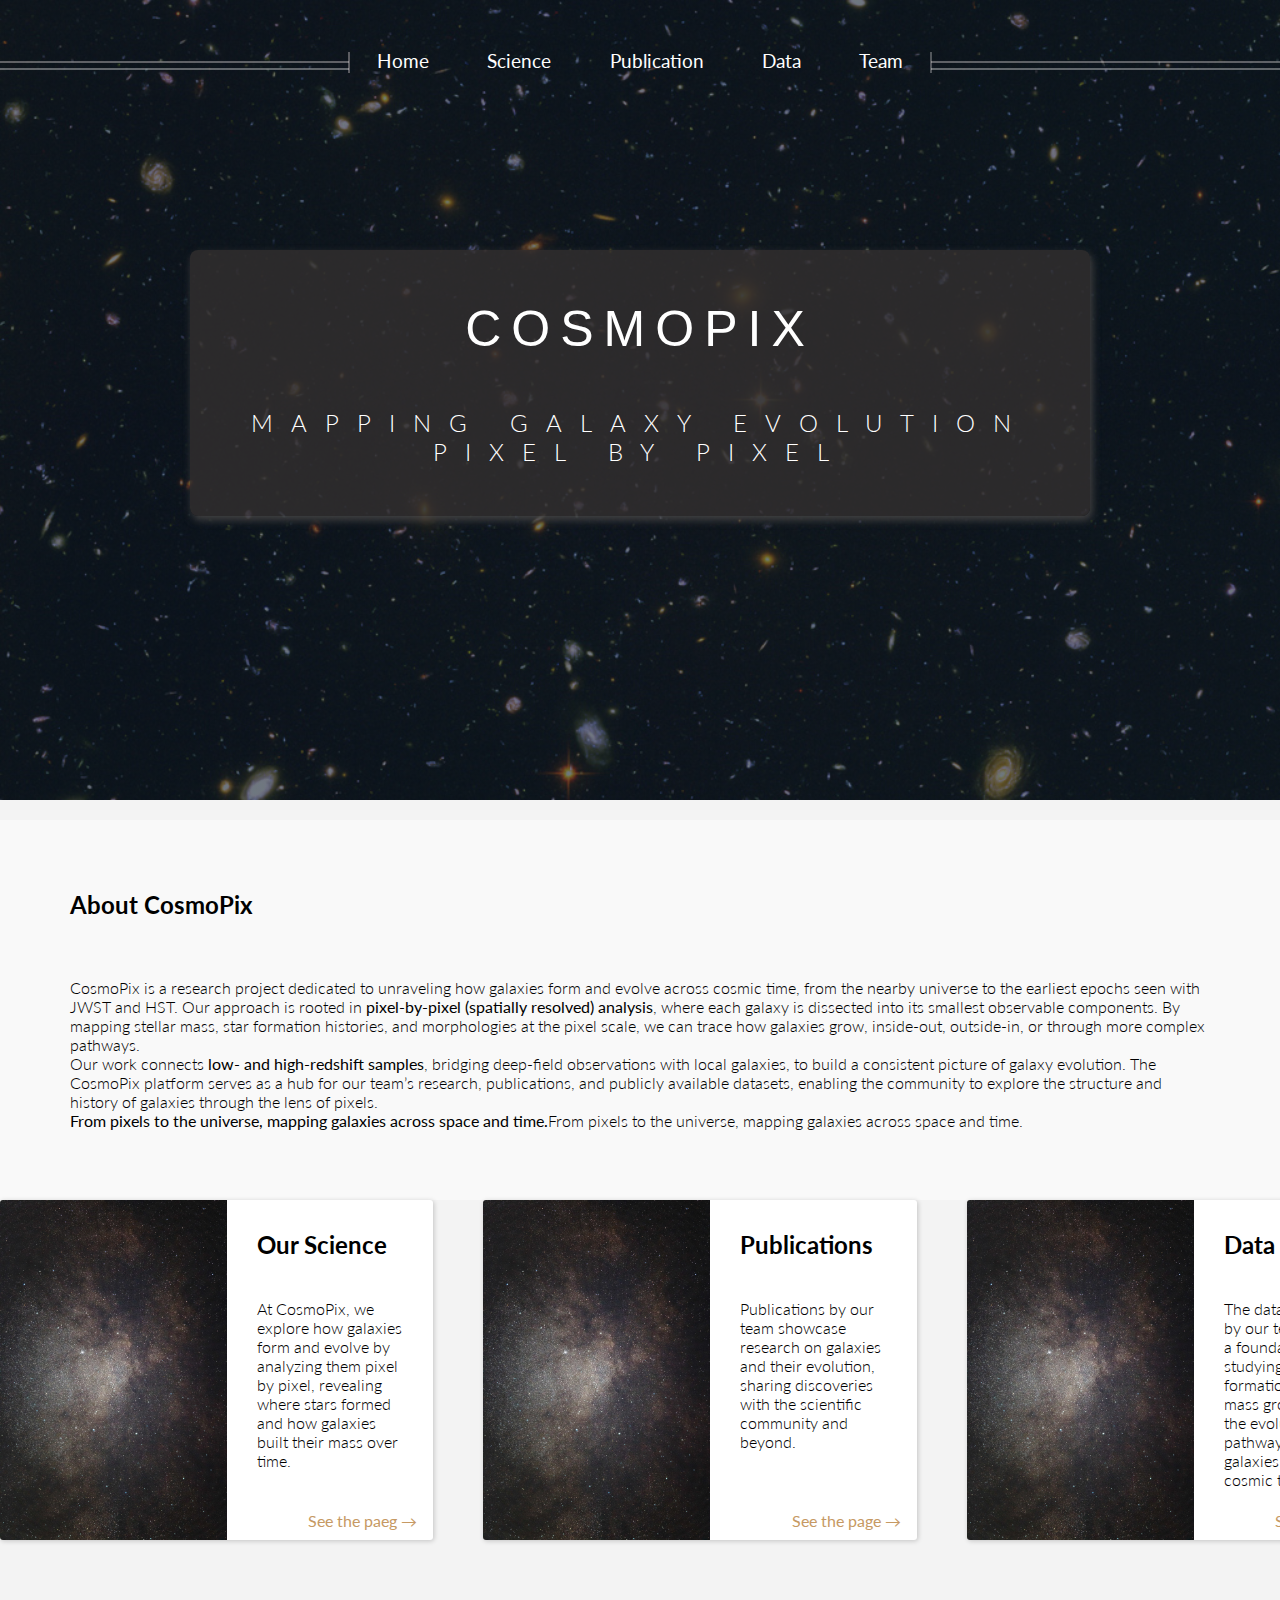
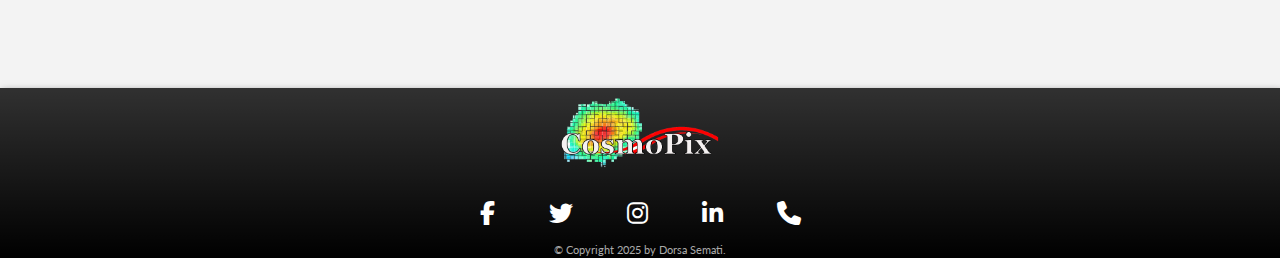
<file: index.html>
<!DOCTYPE html>
<html lang="en">
  <head>
    <meta charset="UTF-8" />
    <meta name="viewport" content="width=device-width, initial-scale=1.0" />
    <link
      href="https://fonts.googleapis.com/css?family=Lato:100,300,400,700,900"
      rel="stylesheet"
    />
    <link
      rel="stylesheet"
      href="https://cdnjs.cloudflare.com/ajax/libs/font-awesome/6.5.0/css/all.min.css"
    />
    <link rel="shortcut icon" type="image/png" href="images/main-logo.png" />

    <link rel="stylesheet" href="styles.css" />
    <title>galaxy</title></head
  >ّ
  <body>
    <div class="wrapper">

<!-- hero -->
      <section id="hero">

        <!-- header -->
        <header class="header">
          <nav id="nav">
            <ul>
              <li><a href="index.html">Home</a></li>
              <li><a href="science.html">Science</a></li>
              <li><a href="publication.html">Publication</a></li>
              <li><a href="data.html">Data</a></li>
              <li><a href="team.html">Team</a></li>
            </ul>
          </nav>
        </header>


        <!-- header-content -->
        <div id="hero-content">
          <h1>CosmoPix</h1>
          <p>Mapping Galaxy Evolution Pixel by Pixel</p>
        </div>
      </section>

<!-- main -->
      <main>

        <!-- about-us -->
        <div class="about-us">

          <!-- title -->
          <h2>About CosmoPix</h2>

          <br>

          <!-- paragraph -->
          <p>
            CosmoPix is a research project dedicated to unraveling how galaxies form and evolve across cosmic time,
            from the nearby universe to the earliest epochs seen with JWST and HST. Our approach is rooted in 
            <span>pixel-by-pixel (spatially resolved) analysis</span>, where each galaxy is dissected into its smallest observable components.
            By mapping stellar mass, star formation histories, and morphologies at the pixel scale,
            we can trace how galaxies grow, inside-out, outside-in, or through more complex pathways.<br>
            Our work connects <span>low- and high-redshift samples</span>, bridging deep-field observations with local galaxies,
            to build a consistent picture of galaxy evolution. The CosmoPix platform serves as a hub for our team’s research,
            publications, and publicly available datasets, enabling the community to explore the structure and history of galaxies through the lens of pixels. <br>
            <span>From pixels to the universe, mapping galaxies across space and time.</span>From pixels to the universe, mapping galaxies across space and time.
          </p>

        </div>

        <div>
          <ul>

<!-- box-1 -->
          <li>

          <!-- img-of-box-1 -->
          <img src="/images/index-galaxy.jpg" alt="galaxy" />
              
          <div class="item-content">
            <div>
              <!-- title-of-box-1 -->
              <h2>Our Science</h2>

              <!-- paragraph-of-box-1 -->
              <p>
                At CosmoPix, we explore how galaxies form and evolve by analyzing them pixel by
                pixel, revealing where stars formed and how galaxies built their mass over time.
              </p>

            </div>

            <div class="actions">
              <a href="science.html">See the paeg &#x2192</a>
            </div>
          </div>
            </li>

<!-- box-2 -->
          <li>
          <!-- img-of-box-2 -->
          <img src="/images/index-galaxy.jpg" alt="galaxy" />

          <div class="item-content">
            <div>
              <!-- title-of-box-2 -->
              <h2>Publications</h2>

              <!-- paragraph-of-box-2 -->
              <p>
                Publications by our team showcase research on galaxies and their evolution, sharing
                discoveries with the scientific community and beyond.
              </p>
            </div>
            <div class="actions">
              <a href="publication.html">See the page &#x2192</a>
            </div>
          </div>
            </li>

<!-- box-3 -->          
            <li>
            <!-- img-of-box-3 -->ّ
          <img src="/images/index-galaxy.jpg" alt="galaxy" />

          <div class="item-content">
            <div>
              
              <!-- title-of-box-3 -->
              <h2>Data</h2>

               <!-- paragraph-of-box-3 -->
              <p>
                The data collected by our team serve as a foundation for studying galaxy formation,
                stellar mass growth, and the evolutionary pathways that shape galaxies across cosmic time.
              </p>

            </div>
            <div class="actions">
              <a href="data.html">See the page &#x2192</a>
            </div>
          </div>
            </li>
          </ul>
        </div>
      </main>

      <!-- footer -->
      <footer class="footer">
        <div class="logo">
          <img src="images/main-logo.png" alt="" />
        </div>

        <div class="social-icons">
          <a href="#"><i class="fab fa-facebook-f"></i></a>
          <a href="#"><i class="fab fa-twitter"></i></a>
          <a href="#"><i class="fab fa-instagram"></i></a>
          <a href="#"><i class="fab fa-linkedin-in"></i></a>
          <a href="tel:+989123456789"><i class="fas fa-phone"></i></a>
        </div>
        <div><p class="copyright">&copy; Copyright 2025 by Dorsa Semati.</p></div>
      </footer>
    </div>
  </body>
</html>
</file>
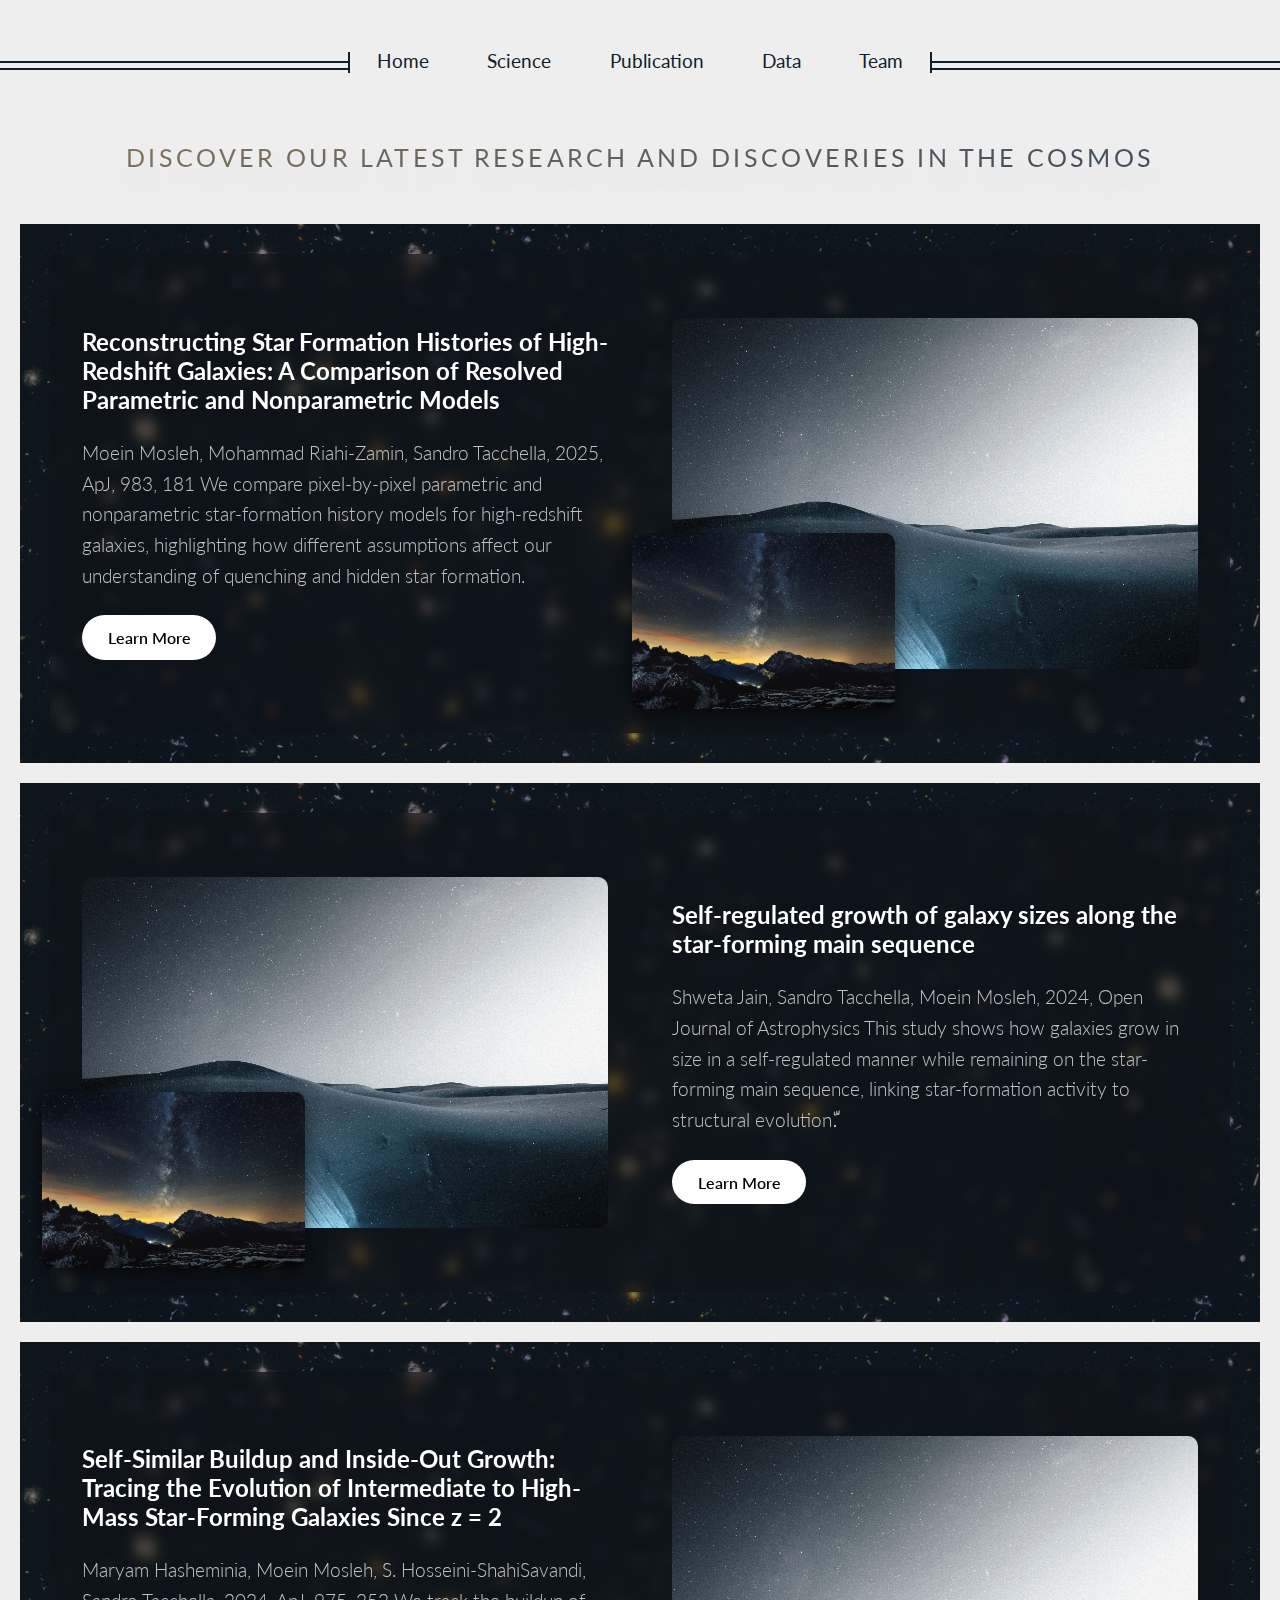
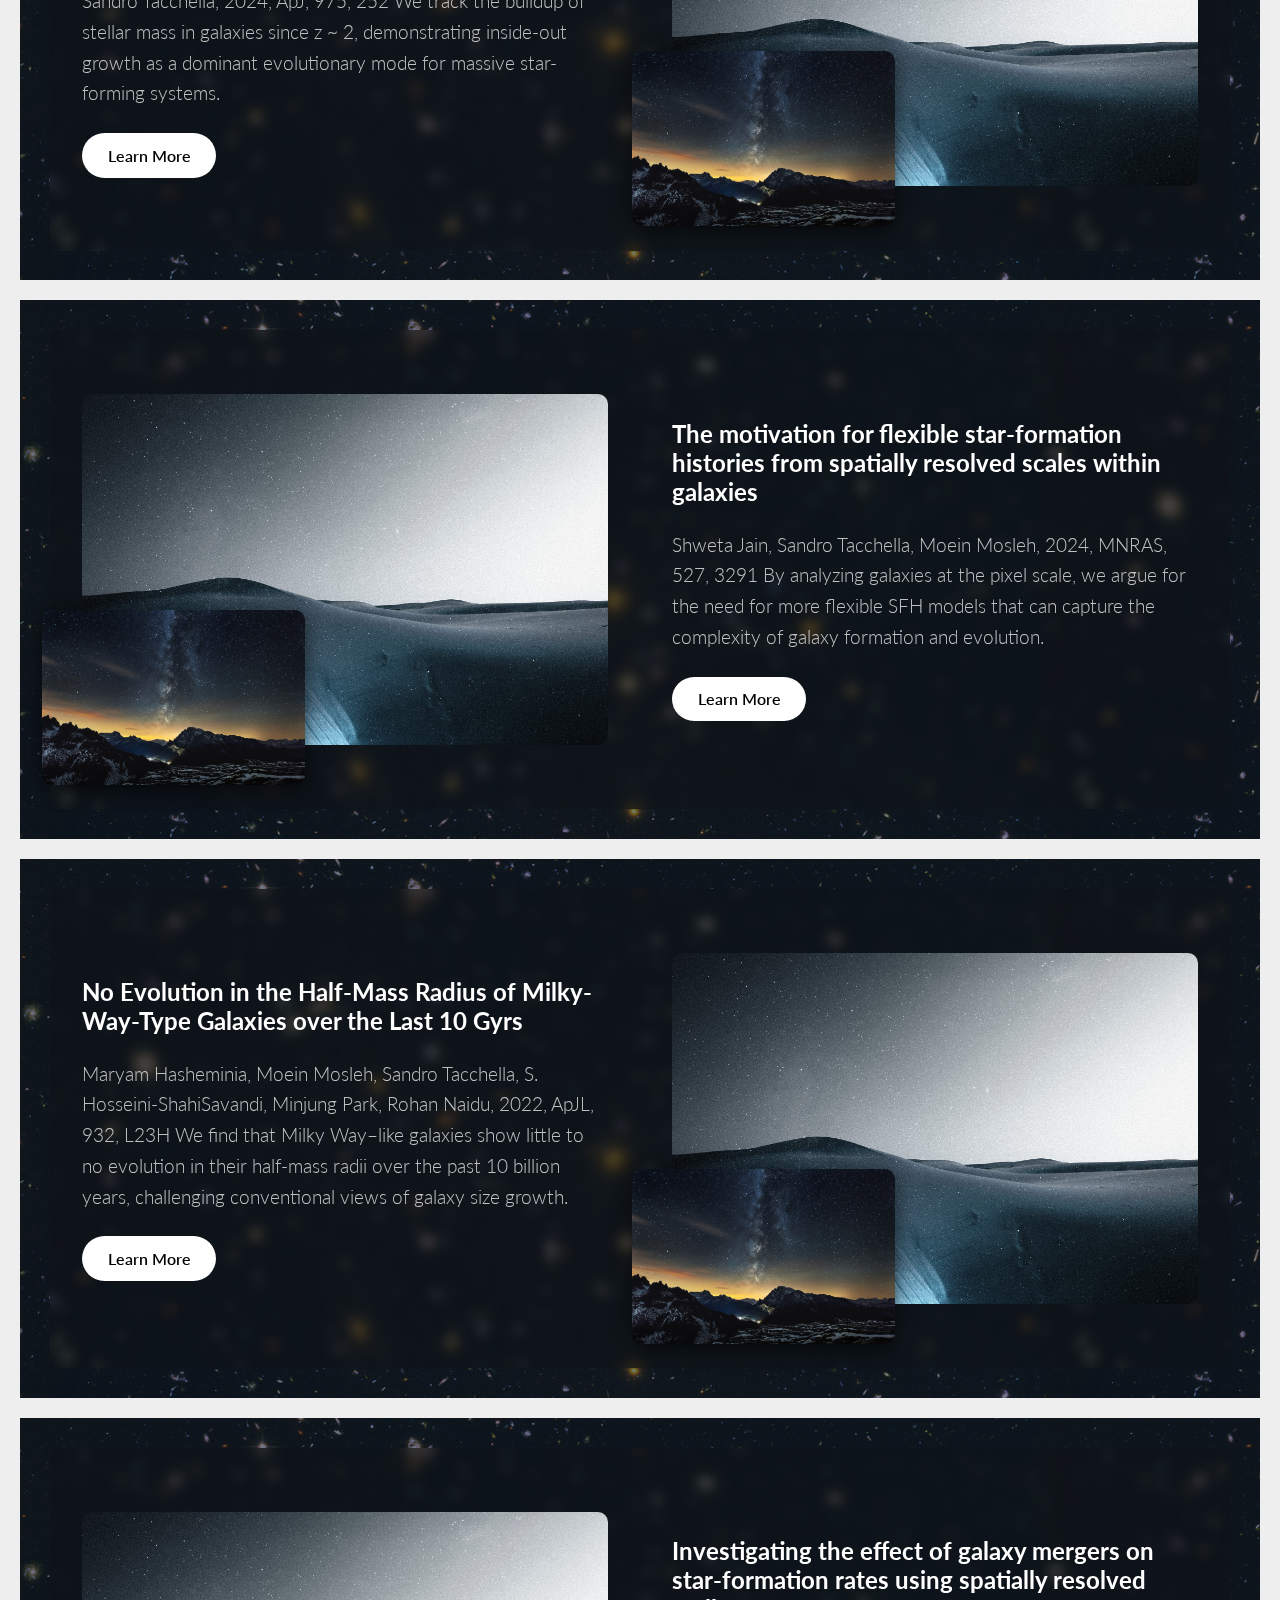
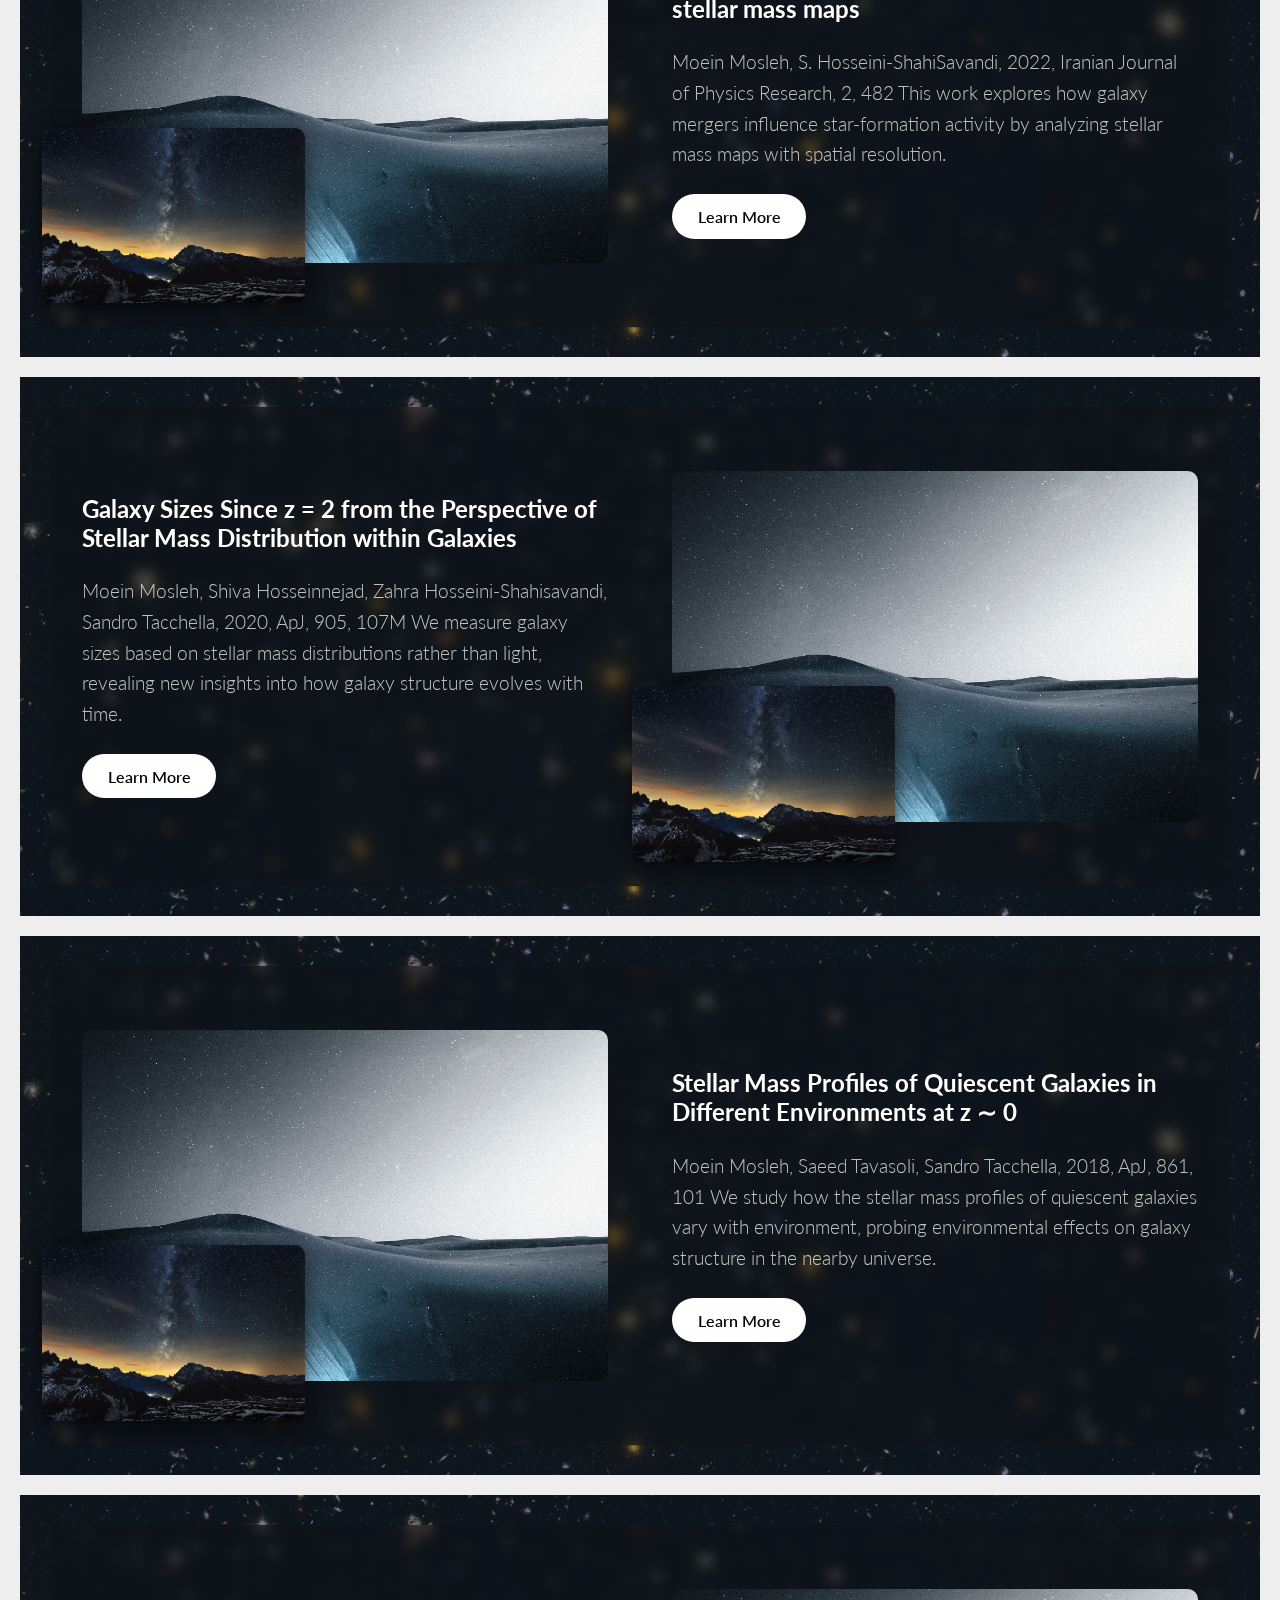
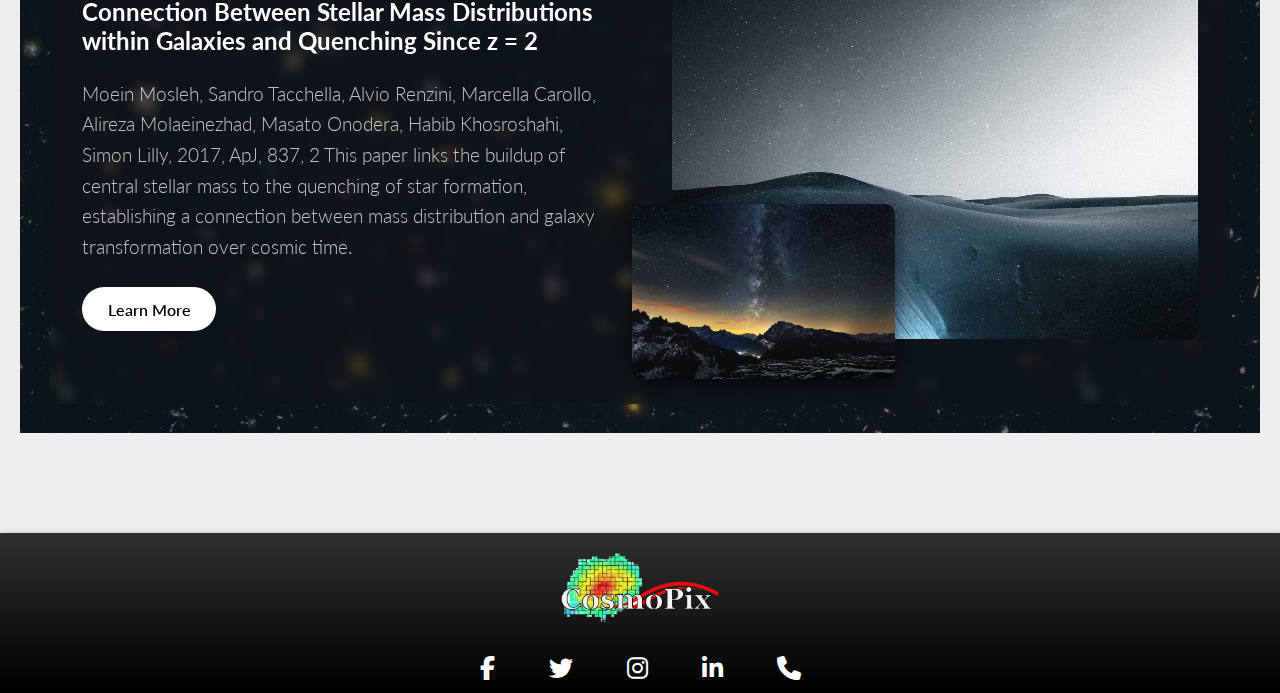
<file: publication.html>
<!DOCTYPE html>
<html lang="en">
  <head>
    <meta charset="utf-8" />
    <meta name="viewport" content="width=device-width,initial-scale=1" />
    <title>publication</title>

    <!-- Fonts: Playfair Display for heading, Montserrat for body -->
    <link
      href="https://fonts.googleapis.com/css?family=Lato:100,300,400,700,900"
      rel="stylesheet"
    />
    <link
      rel="stylesheet"
      href="https://cdnjs.cloudflare.com/ajax/libs/font-awesome/6.5.0/css/all.min.css"
    />
     <link rel="shortcut icon" type="image/png" href="images/main-logo.png" />

    <link rel="stylesheet" href="publication.css" />
  </head>
  <body>
    <!-- <header> -->
    <section id="hero">
      <header class="header">
        <nav id="nav">
          <ul>
            <li><a href="index.html">Home</a></li>
            <li><a href="science.html">Science</a></li>
            <li><a href="publication.html">Publication</a></li>
            <li><a href="data.html">Data</a></li>
            <li><a href="team.html">Team</a></li>
          </ul>
        </nav>
      </header>
    </section>

    <!-- main    main  main  -->

    <!-- title of the page-->
    <h2 class="heading-secondary">
      Discover Our Latest Research and Discoveries in the Cosmos
    </h2>

    <!-- publication-1 ---------------------------------------------------------------------->
    <div class="page-frame">
      <header class="hero">
        <div class="hero-inner">
          <!-- متن سمت چپ -->
          <div class="content-card">
            <h3 class="hero-title">
              Reconstructing Star Formation Histories of High-Redshift Galaxies:
              A Comparison of Resolved Parametric and Nonparametric Models
            </h3>
            <p class="hero-text">
              Moein Mosleh, Mohammad Riahi-Zamin, Sandro Tacchella, 2025, ApJ,
              983, 181 We compare pixel-by-pixel parametric and nonparametric
              star-formation history models for high-redshift galaxies,
              highlighting how different assumptions affect our understanding of
              quenching and hidden star formation.
            </p>
            <a class="cta" href="#learn">Learn More</a>
          </div>

          <!-- عکس سمت راست -->
          <div class="hero-image">
            <img src="images/125215.jpg" alt="Researcher" />
            <img src="images/27463.jpg" alt="Comet" class="overlay-img" />
          </div>
        </div>
      </header>
    </div>

    <!-- publication-2 --------------------------------------------------------------------------->
    <div class="page-frame">
      <header class="hero">
        <div class="hero-inner">
          <!-- عکس سمت چپ -->
          <div class="hero-image">
            <img src="images/125215.jpg" alt="Researcher" />
            <img src="images/27463.jpg" alt="Comet" class="overlay-img" />
          </div>

          <!-- متن سمت راست -->
          <div class="content-card">
            <h3 class="hero-title">
              Self-regulated growth of galaxy sizes along the star-forming main
              sequence
            </h3>
            <p class="hero-text">
              Shweta Jain, Sandro Tacchella, Moein Mosleh, 2024, Open Journal of
              Astrophysics This study shows how galaxies grow in size in a
              self-regulated manner while remaining on the star-forming main
              sequence, linking star-formation activity to structural
              evolution.ّ
            </p>
            <a class="cta" href="#learn">Learn More</a>
          </div>
        </div>
      </header>
    </div>

    <!-- publication-3 ----------------------------------------------------------------------------->
    <div class="page-frame">
      <header class="hero">
        <div class="hero-inner">
          <!-- متن سمت چپ -->
          <div class="content-card">
            <h3 class="hero-title">
              Self-Similar Buildup and Inside-Out Growth: Tracing the Evolution
              of Intermediate to High-Mass Star-Forming Galaxies Since z = 2
            </h3>
            <p class="hero-text">
              Maryam Hasheminia, Moein Mosleh, S. Hosseini-ShahiSavandi, Sandro
              Tacchella, 2024, ApJ, 975, 252 We track the buildup of stellar
              mass in galaxies since z ~ 2, demonstrating inside-out growth as a
              dominant evolutionary mode for massive star-forming systems.
            </p>
            <a class="cta" href="#learn">Learn More</a>
          </div>

          <!-- عکس سمت راست -->
          <div class="hero-image">
            <img src="images/125215.jpg" alt="Researcher" />
            <img src="images/27463.jpg" alt="Comet" class="overlay-img" />
          </div>
        </div>
      </header>
    </div>

    <!-- publication-4 --------------------------------------------------------------------------->
    <div class="page-frame">
      <header class="hero">
        <div class="hero-inner">
          <!-- عکس سمت چپ -->
          <div class="hero-image">
            <img src="images/125215.jpg" alt="Researcher" />
            <img src="images/27463.jpg" alt="Comet" class="overlay-img" />
          </div>

          <!-- متن سمت راست -->
          <div class="content-card">
            <h3 class="hero-title">
              The motivation for flexible star-formation histories from
              spatially resolved scales within galaxies
            </h3>
            <p class="hero-text">
              Shweta Jain, Sandro Tacchella, Moein Mosleh, 2024, MNRAS, 527,
              3291 By analyzing galaxies at the pixel scale, we argue for the
              need for more flexible SFH models that can capture the complexity
              of galaxy formation and evolution.
            </p>
            <a class="cta" href="#learn">Learn More</a>
          </div>
        </div>
      </header>
    </div>

    <!-- publication-5 ----------------------------------------------------------------------------->
    <div class="page-frame">
      <header class="hero">
        <div class="hero-inner">
          <!-- متن سمت چپ -->
          <div class="content-card">
            <h3 class="hero-title">
              No Evolution in the Half-Mass Radius of Milky-Way-Type Galaxies
              over the Last 10 Gyrs
            </h3>
            <p class="hero-text">
              Maryam Hasheminia, Moein Mosleh, Sandro Tacchella, S.
              Hosseini-ShahiSavandi, Minjung Park, Rohan Naidu, 2022, ApJL, 932,
              L23H We find that Milky Way–like galaxies show little to no
              evolution in their half-mass radii over the past 10 billion years,
              challenging conventional views of galaxy size growth.
            </p>
            <a class="cta" href="#learn">Learn More</a>
          </div>

          <!-- عکس سمت راست -->
          <div class="hero-image">
            <img src="images/125215.jpg" alt="Researcher" />
            <img src="images/27463.jpg" alt="Comet" class="overlay-img" />
          </div>
        </div>
      </header>
    </div>

    <!-- publication-6 --------------------------------------------------------------------------->
    <div class="page-frame">
      <header class="hero">
        <div class="hero-inner">
          <!-- عکس سمت چپ -->
          <div class="hero-image">
            <img src="images/125215.jpg" alt="Researcher" />
            <img src="images/27463.jpg" alt="Comet" class="overlay-img" />
          </div>

          <!-- متن سمت راست -->
          <div class="content-card">
            <h3 class="hero-title">
              Investigating the effect of galaxy mergers on star-formation rates
              using spatially resolved stellar mass maps
            </h3>
            <p class="hero-text">
              Moein Mosleh, S. Hosseini-ShahiSavandi, 2022, Iranian Journal of
              Physics Research, 2, 482 This work explores how galaxy mergers
              influence star-formation activity by analyzing stellar mass maps
              with spatial resolution.
            </p>
            <a class="cta" href="#learn">Learn More</a>
          </div>
        </div>
      </header>
    </div>

    <!-- publication-7 ----------------------------------------------------------------------------->
    <div class="page-frame">
      <header class="hero">
        <div class="hero-inner">
          <!-- متن سمت چپ -->
          <div class="content-card">
            <h3 class="hero-title">
              Galaxy Sizes Since z = 2 from the Perspective of Stellar Mass
              Distribution within Galaxies
            </h3>
            <p class="hero-text">
              Moein Mosleh, Shiva Hosseinnejad, Zahra Hosseini-Shahisavandi,
              Sandro Tacchella, 2020, ApJ, 905, 107M We measure galaxy sizes
              based on stellar mass distributions rather than light, revealing
              new insights into how galaxy structure evolves with time.
            </p>
            <a class="cta" href="#learn">Learn More</a>
          </div>

          <!-- عکس سمت راست -->
          <div class="hero-image">
            <img src="images/125215.jpg" alt="Researcher" />
            <img src="images/27463.jpg" alt="Comet" class="overlay-img" />
          </div>
        </div>
      </header>
    </div>

    <!-- publication-8 --------------------------------------------------------------------------->
    <div class="page-frame">
      <header class="hero">
        <div class="hero-inner">
          <!-- عکس سمت چپ -->
          <div class="hero-image">
            <img src="images/125215.jpg" alt="Researcher" />
            <img src="images/27463.jpg" alt="Comet" class="overlay-img" />
          </div>

          <!-- متن سمت راست -->
          <div class="content-card">
            <h3 class="hero-title">
              Stellar Mass Profiles of Quiescent Galaxies in Different
              Environments at z ∼ 0
            </h3>
            <p class="hero-text">
              Moein Mosleh, Saeed Tavasoli, Sandro Tacchella, 2018, ApJ, 861,
              101 We study how the stellar mass profiles of quiescent galaxies
              vary with environment, probing environmental effects on galaxy
              structure in the nearby universe.
            </p>
            <a class="cta" href="#learn">Learn More</a>
          </div>
        </div>
      </header>
    </div>

    <!-- publication-9 ----------------------------------------------------------------------------->
    <div class="page-frame">
      <header class="hero">
        <div class="hero-inner">
          <!-- متن سمت چپ -->
          <div class="content-card">
            <h3 class="hero-title">
              Connection Between Stellar Mass Distributions within Galaxies and
              Quenching Since z = 2
            </h3>
            <p class="hero-text">
              Moein Mosleh, Sandro Tacchella, Alvio Renzini, Marcella Carollo,
              Alireza Molaeinezhad, Masato Onodera, Habib Khosroshahi, Simon
              Lilly, 2017, ApJ, 837, 2 This paper links the buildup of central
              stellar mass to the quenching of star formation, establishing a
              connection between mass distribution and galaxy transformation
              over cosmic time.
            </p>
            <a class="cta" href="#learn">Learn More</a>
          </div>

          <!-- عکس سمت راست -->
          <div class="hero-image">
            <img src="images/125215.jpg" alt="Researcher" />
            <img src="images/27463.jpg" alt="Comet" class="overlay-img" />
          </div>
        </div>
      </header>
    </div>

    <!-- footer -->
    <footer class="footer">
      <div class="logo">
        <img src="images/main-logo.png" alt="" />
      </div>

      <div class="social-icons">
        <a href="#"><i class="fab fa-facebook-f"></i></a>
        <a href="#"><i class="fab fa-twitter"></i></a>
        <a href="#"><i class="fab fa-instagram"></i></a>
        <a href="#"><i class="fab fa-linkedin-in"></i></a>
        <a href="tel:+989123456789"><i class="fas fa-phone"></i></a>
      </div>
    </footer>
  </body>
</html>
</file>
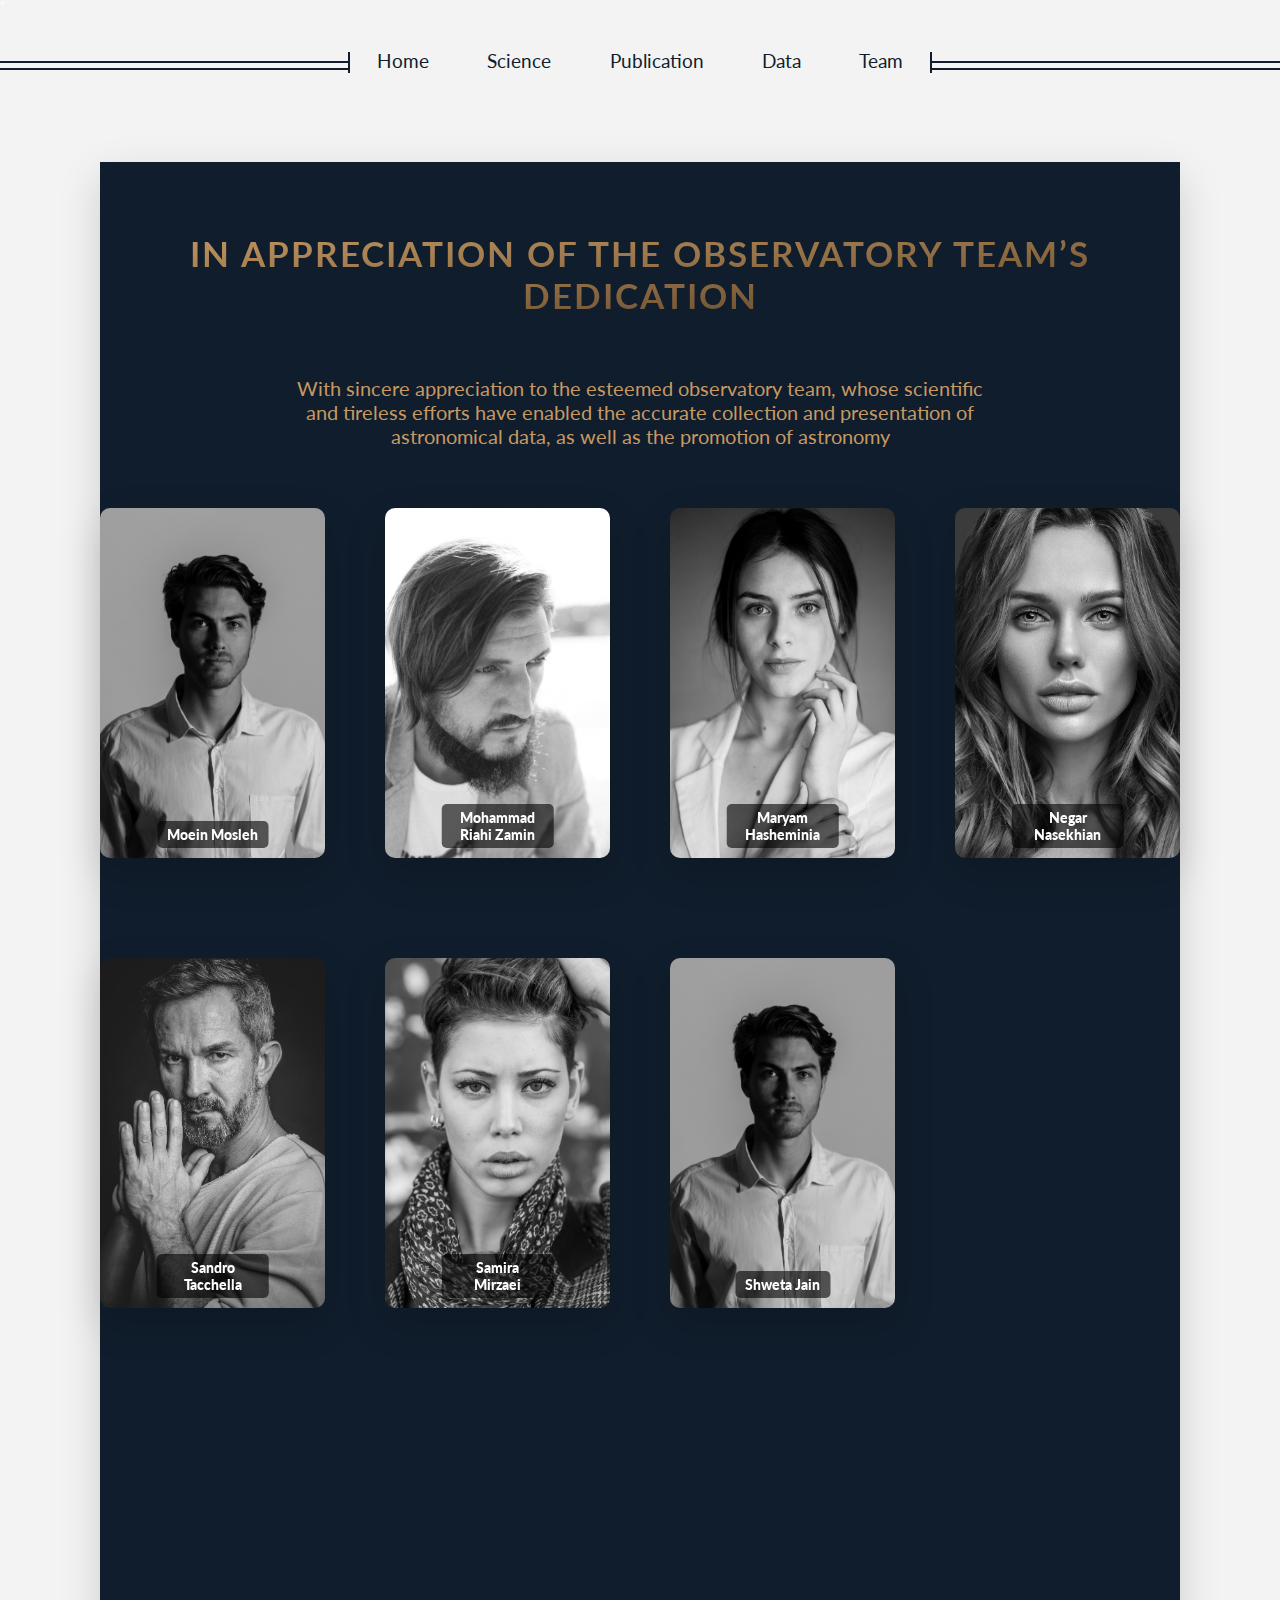
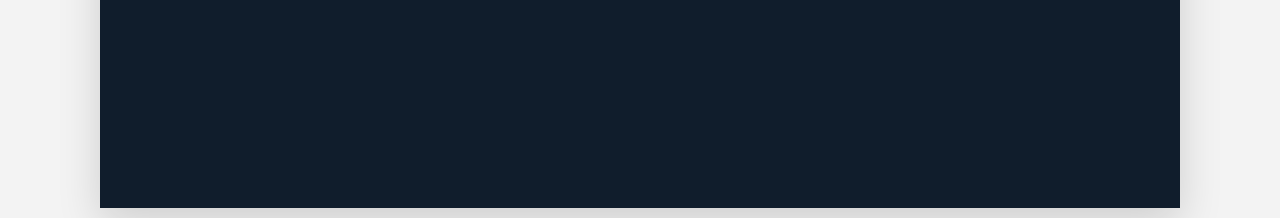
<file: team.html>
<!DOCTYPE html>
<html lang="en">
  <head>
    <meta charset="UTF-8" />
    <meta name="viewport" content="width=device-width, initial-scale=1.0" />
    <link
      href="https://fonts.googleapis.com/css?family=Lato:100,300,400,700,900"
      rel="stylesheet"
    />
    <link
      rel="stylesheet"
      href="https://cdnjs.cloudflare.com/ajax/libs/font-awesome/6.5.0/css/all.min.css"
    />
    <link
      href="https://fonts.googleapis.com/css?family=Lato:100,300,400,700,900"
      rel="stylesheet"
    />
    <link rel="shortcut icon" type="image/png" href="images/main-logo.png" />

    <link rel="stylesheet" href="team.css" />
    <title>team</title></head
  >ّ
  <!-- <header> -->
  <section id="hero">
    <header class="header">
      <nav id="nav">
        <ul>
          <li><a href="index.html">Home</a></li>
          <li><a href="science.html">Science</a></li>
          <li><a href="publication.html">Publication</a></li>
          <li><a href="data.html">Data</a></li>
          <li><a href="team.html">Team</a></li>
        </ul>
      </nav>
    </header>
  </section>

  <!-- <main> -->
  <!-- section--tours -->
  <section class="section-tours">
    <div class="section-features">
        <div class="u-center-text u-margin-bottom-big">
          <h2 class="heading-secondary">In Appreciation of the Observatory Team’s Dedication</h2>
        </div>
        <div class="paragragh u-center-text">
            With sincere appreciation to the esteemed observatory team, whose scientific and tireless efforts have enabled the accurate collection and presentation of astronomical data, as well as the promotion of astronomy
        </div>


<!-- first-row -------------------------------------------------------------------------------------------->
        <div class="row">
<!-- person-1 -->
          <div class="col-1-of-4">
            <div class="card">
              <div class="card__side card__side--front">
                <img src="images/person-2.jpg" alt="person1" class="img_person">
                <h4 class="img_caption">Moein Mosleh</h4>
              </div>
              <div class="card__side card__side--back card__side--back-1">
              <div class="card__picture card__picture-1">
                &nbsp;
              </div>
              <h4 class="card__heading">
                <span class="card__heading-span card__heading-span-1">Moein Mosleh</span>
              </h4>
              <div class="card__details">
                <ul>
                  <li>Assistant Professor</li>
                  <li>Contact: <br><a href="moein.mosleh@shirazu.ac.ir">email</a></li>
                  <li>.</li>
                  <li>.</li>
                </ul>
              </div>
              </div>
            </div>
          </div>
<!-- person-2 -->
          <div class="col-1-of-4">
            <div class="card">
              <div class="card__side card__side--front">
                <img src="images/person-3.jpg" alt="person1" class="img_person">
                <h4 class="img_caption">Mohammad Riahi Zamin</h4>
              </div>
              <div class="card__side card__side--back card__side--back-1">
              <div class="card__picture card__picture-1">
                &nbsp;
              </div>
              <h4 class="card__heading">
                <span class="card__heading-span card__heading-span-1">Mohammad Riahi Zamin</span>
              </h4>
              <div class="card__details">
                <ul>
                  <li>.</li>
                  <li>.</li>
                  <li>.</li>
                </ul>
              </div>
              </div>
            </div>
          </div>
<!-- person-3 -->
          <div class="col-1-of-4">
            <div class="card">
              <div class="card__side card__side--front">
                <img src="images/person-1.jpg" alt="person1" class="img_person">
                <h4 class="img_caption">Maryam Hasheminia</h4>
              </div>
              <div class="card__side card__side--back card__side--back-1">
              <div class="card__picture card__picture-1">
                &nbsp;
              </div>
              <h4 class="card__heading">
                <span class="card__heading-span card__heading-span-1">Maryam Hasheminia</span>
              </h4>
              <div class="card__details">
                <ul>
                  <li>.</li>
                  <li>.</li>
                  <li>.</li>
                  <li>.</li>
                </ul>
              </div>
              </div>
            </div>
          </div>
<!-- person-4 -->         
          <div class="col-1-of-4">
            <div class="card">
              <div class="card__side card__side--front">
                <img src="images/person-4.jpg" alt="person1" class="img_person">
                <h4 class="img_caption">Negar Nasekhian</h4>
              </div>
              <div class="card__side card__side--back card__side--back-1">
              <div class="card__picture card__picture-1">
                &nbsp;
              </div>
              <h4 class="card__heading">
                <span class="card__heading-span card__heading-span-1">Negar Nasekhian</span>
              </h4>
              <div class="card__details">
                <ul>
                  <li>.</li>
                  <li>.</li>
                  <li>.</li>
                </ul>
              </div>
              </div>
            </div>
          </div>
          
          
        </div>

<!-- second-row ------------------------------------------------------------------------------------------>
            <div class="row">

<!-- person-1 -->
          <div class="col-1-of-4">
            <div class="card">
              <div class="card__side card__side--front">
                <img src="images/person-6.jpg" alt="person1" class="img_person">
                <h4 class="img_caption">Sandro Tacchella</h4>
              </div>
              <div class="card__side card__side--back card__side--back-1">
              <div class="card__picture card__picture-1">
                &nbsp;
              </div>
              <h4 class="card__heading">
                <span class="card__heading-span card__heading-span-1">Sandro Tacchella</span>
              </h4>
              <div class="card__details">
                <ul>
                  <li>.</li>
                  <li>.</li>
                  <li>.</li>
                </ul>
              </div>
              </div>
            </div>
          </div>
<!-- person-2 -->           
          <div class="col-1-of-4">
            <div class="card">
              <div class="card__side card__side--front">
                <img src="images/person-5.jpg" alt="person1" class="img_person">
                <h4 class="img_caption">Samira Mirzaei</h4>
              </div>
              <div class="card__side card__side--back card__side--back-1">
              <div class="card__picture card__picture-1">
                &nbsp;
              </div>
              <h4 class="card__heading">
                <span class="card__heading-span card__heading-span-1">Samira Mirzaei</span>
              </h4>
              <div class="card__details">
                <ul>
                  <li>.</li>
                  <li>.</li>
                  <li>.</li>
                </ul>
              </div>
              </div>
            </div>
          </div>
<!-- person-3 -->           
          <div class="col-1-of-4">
            <div class="card">
              <div class="card__side card__side--front">
                <img src="images/person-2.jpg" alt="person1" class="img_person">
                <h4 class="img_caption">Shweta Jain</h4>
              </div>
              <div class="card__side card__side--back card__side--back-1">
              <div class="card__picture card__picture-1">
                &nbsp;
              </div>
              <h4 class="card__heading">
                <span class="card__heading-span card__heading-span-1">Shweta Jain</span>
              </h4>
              <div class="card__details">
                <ul>
                  <li>.</li>
                  <li>.</li>
                  <li>.</li>
                </ul>
              </div>
              </div>
            </div>
          </div>


        </div>
<!-- third-row -------------------------------------------------------->


   
</html>
</file>
<file: styles.css>
* {
  margin: 0;
  padding: 0;
  box-sizing: inherit;
}
body {
  margin: 0;
  padding: 0;
  box-sizing: border-box;
  font-family: "Lato", sans-serif;
  background-color: #eeeeeeb2;
}
html,
body {
  height: 100%;
  margin: 0 auto;
}
.wrapper {
  min-height: 100%;
  display: flex;
  flex-direction: column;
}
#hero {
  position: relative;
  margin-top: -20px;
  height: 800px;
  background-image: linear-gradient(
      to right bottom,
      rgba(16, 29, 44, 0.6),
      rgba(16, 29, 44, 0.6)
    ),
    url("images/wallpaper.jpg");
  /* background-image: url("images/21609\ \(1\).jpg"); */
  background-position: center;
  background-size: cover;
}
#hero-content {
  width: 900px;
  background-color: rgba(51, 47, 47, 0.8);
  box-shadow: 2px 4px 8px rgb(68, 67, 67);
  border-radius: 8px;
  text-align: center;
  padding: 50px 0;
  margin: 0 auto;
  position: relative;
  top: 250px;
}
.heaading-primary {
  color: #fff;
  text-transform: uppercase;
  backface-visibility: hidden;
  margin-bottom: 6rem;
}
#hero-content h1 {
  color: white;
  text-transform: uppercase;
  font-size: 50px;
  font-weight: 500;
  font-family: "Raleway", sans-serif;
  margin: 0;
  margin-bottom: 50px;
  letter-spacing: 10px;
}
#hero-content p {
  color: white;
  text-transform: uppercase;
  font-size: 24px;
  font-weight: 300;
  /* margin-bottom: 32px; */
  letter-spacing: 18px;
}
#hero-content a {
  text-decoration: none;
  background-color: rgb(146, 146, 146);
  padding: 12px 24px;
  color: black;
  font-size: 24px;
  font-weight: bold;
  border-radius: 8px;
  box-shadow: 2px 4px 8px rgb(22, 50, 63);
}

.description {
  display: flex;
  margin-top: 75px;
  justify-content: center;
  position: relative;
  width: 100vw;
  overflow: hidden;
  background-color: black;
  color: white;
}
.description-container {
  width: 1000px;
  height: 400px;
  display: flex;
  justify-content: center;
  align-items: center;
}
.hero-container {
  width: 800px;
  display: flex;
  margin-top: -35px;
  justify-content: center;
  position: relative;
  width: 100vw;
  overflow: hidden;
}

/* nav */
#nav {
  position: absolute;
  width: 100%;
  top: 0;
  left: 0;
  z-index: 10;
  text-align: center;
  padding: 1.5em 0 1.5em 0;
  z-index: 1;
  overflow: hidden;
  color: #fff;
  font-size: 19px;
  margin-top: 20px;
}

#nav li:hover {
  color: #c69963;
}
#nav > ul {
  line-height: 0px;
  position: relative;
  display: inline-block;
  margin: 0;
  height: 21px;
  border-left: solid 2px rgba(237, 227, 227, 0.35);
  border-right: solid 2px rgba(212, 208, 208, 0.35);
}

#nav > ul:before,
#nav > ul:after {
  content: "";
  display: block;
  width: 300%;
  position: absolute;
  top: 50%;
  margin-top: -2px;
  height: 5px;
  border-top: solid 2px rgba(248, 242, 242, 0.35);
  border-bottom: solid 2px rgba(255, 255, 255, 0.35);
}

#nav > ul:before {
  left: 100%;
  margin-left: 1px;
}

#nav > ul:after {
  right: 100%;
  margin-right: 1px;
}

#nav > ul > li {
  display: inline-block;
  margin: -9px 0.5em 0 0.5em;
  border-radius: 0.5em;
  padding: 0.85em;
  border: solid 1px transparent;
  -moz-transition: color 0.35s ease-in-out, border-color 0.35s ease-in-out;
  -webkit-transition: color 0.35s ease-in-out, border-color 0.35s ease-in-out;
  -ms-transition: color 0.35s ease-in-out, border-color 0.35s ease-in-out;
  transition: color 0.35s ease-in-out, border-color 0.35s ease-in-out;
}

#nav > ul > li > a,
#nav > ul > li > span {
  display: block;
  color: inherit;
  text-decoration: none;
  border: 0;
  outline: 0;
}

@media screen and (max-width: 736px) {
  #page-wrapper {
    overflow-x: hidden;
    height: 100vh !important;
  }
  #header {
    padding: 0 !important;
    margin-top: -50px;
  }
  .hero-container {
    width: 100%;
  }
  #hero-slider {
    width: 100%;
    height: 400px;
  }
  .description-container {
    width: 90%;
    height: auto;
    padding: 20px;
  }
}

.about-us {
  padding: 50px;
  text-align: left;
  background-color: #f9f9f9;
}
main {
  margin-top: 20px;
}
main h2 {
  padding: 20px;
}

main p {
  font-weight: 300;
  padding: 20px;
}
main p span {
  font-weight: 400;
}
main ul {
  width: 1400px;
  margin: 0 auto 48px auto;
  display: grid;
  grid-template-columns: 1fr 1fr 1fr;
  gap: 20px 50px;
}

main li {
  display: flex;
  background-color: white;
  box-shadow: 1px 1px 5px rgba(0, 0, 0, 0.2);
  border-radius: 3px;
  overflow: hidden;
  /* width: 500px; */
}
main li img {
  width: 300px;
  height: 340.2px;
  object-fit: cover;
    background-image: linear-gradient(
      to right bottom,
      rgba(16, 29, 44, 0.6),
      rgba(16, 29, 44, 0.6)
    ),
    url("images/index-galaxy.jpg");
}
.item-content {
  padding: 10px;
  /* height: 100.2px; */
  display: flex;
  flex-direction: column;
  justify-content: space-between;
}

.actions {
  text-align: right;
}
.actions a {
  text-decoration: none;
  padding: 6px;
  color: #c69963;
  border-radius: 5px;
}
.actions a:hover {
  background-color: rgb(235, 253, 255);
}

/* footer */
.footer {
  height: 170px;
  background: linear-gradient(180deg, rgba(0, 0, 0, 0.8), rgba(0, 0, 0, 1));
  margin-top: 100px;
  box-shadow: 2px 4px 8px rgb(68, 67, 67);
  text-align: center;
  display: flex;
  flex-direction: column;
  justify-content: center;
  align-items: center;
}

.logo img {
  width: 170px;
  margin-bottom: 20px;
}

.footer .social-icons a {
  color: #fff;
  margin: 0 10px;
  font-size: 24px;
  transition: color 0.3s ease;
  padding: 0 15px;
}

.footer .social-icons a:hover {
  color: #c69963;
}
.copyright {
 color: #aaa;
 font-size: .7rem;
 margin-top: 1rem;
}
</file>
<file: team.css>
* {
  margin: 0;
  padding: 0;
}
body {
  background-color: #eeeeeeb2;
  height: auto;
  margin: 0;
  padding: 0;
  color: #fff;
  font-family: "Lato", sans-serif;
}
html {
  font-size: 62.5%;
}
body {
  margin: 0 auto;
  font-family: "Lato", sans-serif;
}

a{
  display: block;
  color: inherit;
  text-decoration: none;
  border: 0;
  outline: 0;
  color: #101d2c;
}



/* nav */
#nav {
  position: absolute;
  width: 100%;
  top: 0;
  left: 0;
  z-index: 10;
  text-align: center;
  padding: 1.5em 0 1.5em 0;
  z-index: 1;
  overflow: hidden;
  color: #101d2c;
  font-size: 19px;
  margin-top: 20px;
}

#nav li:hover {
  color: #d3821f;
}
#nav > ul {
  line-height: 0px;
  position: relative;
  display: inline-block;
  margin: 0;
  height: 21px;
  border-left: solid 2px #101d2c;
  border-right: solid 2px #101d2c;
}

#nav > ul:before,
#nav > ul:after {
  content: "";
  display: block;
  width: 300%;
  position: absolute;
  top: 50%;
  margin-top: -2px;
  height: 5px;
  border-top: solid 2px #101d2c;
  border-bottom: solid 2px #101d2c;
}

#nav > ul:before {
  left: 100%;
  margin-left: 1px;
}

#nav > ul:after {
  right: 100%;
  margin-right: 1px;
}

#nav > ul > li {
  display: inline-block;
  margin: -9px 0.5em 0 0.5em;
  border-radius: 0.5em;
  padding: 0.85em;
  border: solid 1px transparent;
  -moz-transition: color 0.35s ease-in-out, border-color 0.35s ease-in-out;
  -webkit-transition: color 0.35s ease-in-out, border-color 0.35s ease-in-out;
  -ms-transition: color 0.35s ease-in-out, border-color 0.35s ease-in-out;
  transition: color 0.35s ease-in-out, border-color 0.35s ease-in-out;
}

#nav > ul > li > a,
#nav > ul > li > span {
  display: block;
  color: inherit;
  text-decoration: none;
  border: 0;
  outline: 0;
}

.section-tours {
  margin: 15rem 10rem 1rem 10rem;
  background-color: #101d2c;
  box-shadow: 0 1.5rem 4rem rgba(0, 0, 0, 0.15);
}

/* publication */
.heading-secondary {
  font-size: 3.5rem;
  text-transform: uppercase;
  font-weight: 700;
  display: inline-block;
  background-image: linear-gradient(to right bottom, #c69963, #5b4227);
  -webkit-background-clip: text;
  color: transparent;
  letter-spacing: 0.2rem;
  transition: all 0.2s;
  text-align: center;
}
.heading-secondary:hover {
  transform: scale(1.1);
  text-shadow: 0.5rem 1rem 2rem rgba(0, 0, 0, 0.2);
}
.u-center-text {
  text-align: center;
}
.u-margin-bottom-big {
  margin-bottom: 8rem;
}
.paragragh {
  margin: -2rem 18rem 6rem 18rem;
  font-size: 2rem;
  color: #c69963;
}
.img_caption {
  color: #c69963;
}

/* .row */
.section-tours {
  padding: 7rem 0 50rem 0;
  /* margin-bottom: -3rem; */
}

/* team members */
.card {
  perspective: 1500rem;
  -moz-perspective: 150rem;
  position: relative;
  height: 35rem;
  transition: all 0.8s;
}
.card:hover {
  transform: translateY(180deg);
}
.card__side {
  height: 35rem;
  transition: all 0.8s ease;
  position: absolute;
  top: 0;
  left: 0;
  width: 100%;
  backface-visibility: hidden;
  border-radius: 3px;
  overflow: hidden;
  box-shadow: 0 1.5rem 4rem rgba(0, 0, 0, 0.15);
}
.card__side--front {
  position: relative;
  width: 100%;
  height: 100%;
  overflow: hidden;
  border-radius: 1rem; /* اگه کارت گرد هست */
}

.card__side--back {
  background-color: #c69963;
  transform: rotateY(180deg);
}
.card__side--back-1 {
  background-image: linear-gradient(to right bottom, #c69963, #5b4227);
}
.card:hover .card__side--front {
  transform: rotateY(180deg);
}
.card:hover .card__side--back {
  transform: rotateY(0);
}
.card__picture {
  background-size: cover;
  height: 15rem;
  background-blend-mode: screen;
  clip-path: polygon(0 0, 100% 0, 100% 85%, 0 100%);
  -webkit-clip-path: polygon(0 0, 100% 0, 100% 85%, 0 100%);
}
.card__picture-1 {
  background-image: linear-gradient(
      to right bottom,
      rgba(16, 29, 44, 0.6),
      rgba(16, 29, 44, 0.6)
    ),
    url(../images/wallpaper.jpg);
}
.card__picture-2 {
  background-image: url(../img/nat-5.jpg);
}
.card__picture-3 {
  background-image: url(../img/nat-5.jpg);
}
.card__heading {
  font-size: 2.8rem;
  font-weight: 300;
  text-transform: uppercase;
  color: #fff;
  position: absolute;
  top: 10%;
  right: 0;
  width: 80%;
}
.card__heading-span {
  /* padding: 1rem 1rem; */
  box-decoration-break: clone;
  -webkit-box-decoration-break: clone;
}
.card__heading-span-1 {
  background-image: linear-gradient(to right bottom, #c69963, #5b4227);
}
.card__details {
  padding: 3rem;
}
.card__details ul {
  list-style: none;
  width: 90%;
  margin: 0 auto;
}
.card__details li {
  text-align: center;
  font-size: 1.5rem;
  padding: 1rem;
}
.card__details li:not(:last-child) {
  border-bottom: 1px solid rgba(238, 238, 238, 0.9333333333);
}
@media only screen and (max-width: 56.25em), only screen and (hover: none) {
  .card {
    height: auto;
    border-radius: 3px;
    background-color: #fff;
    box-shadow: 0 1.5rem 4rem rgba(0, 0, 0, 0.15);
  }
  .card__side {
    height: auto;
    position: relative;
    border-radius: 3px;
  }
  .card__side--back {
    transform: rotateY(0);
  }
  .card__side--back-1 {
    background-image: linear-gradient(to right bottom, #ffb900, #ff7730);
  }
  .card:hover .card__side--front {
    transform: rotateY(0);
  }
}

.img_person {
  width: 100%;
  height: 100%;
  object-fit: cover; /* کاور کردن کامل */
  object-position: center; /* تمرکز روی وسط صورت */
  display: block;
}

.img_caption {
  font-weight: 900;
  position: absolute;
  bottom: 1rem;
  left: 50%;
  transform: translateX(-50%);
  background: rgba(0, 0, 0, 0.6); /* پس‌زمینه نیمه‌شفاف برای خوانایی */
  color: #fff;
  padding: 0.5rem 1rem;
  border-radius: 0.5rem;
  font-size: 1.4rem;
  text-align: center;
}

/* footer */

.footer {
  height: 100px;
  background: linear-gradient(
    180deg,
    rgb(77, 77, 77, 0.5),
    rgba(143, 75, 66, 0.555)
  );
  /* margin-top: 60px;
  margin-top: 100px; */
  box-shadow: 2px 4px 8px rgb(68, 67, 67);
  text-align: center;
  display: flex;
  flex-direction: column;
  justify-content: center;
  align-items: center;
}

.logo img {
  width: 100px;
  margin-bottom: 20px;
}

.footer .social-icons a {
  color: #fff;
  margin: 0 10px;
  font-size: 18px;
  transition: color 0.3s ease;
  padding: 0 15px;
}

.footer .social-icons a:hover {
  color: #fbbcbc;
}

/* row */

.row {
  max-width: 114rem;
  margin: 0 auto;
}
.row:not(:last-child) {
  margin-bottom: 10rem;
}
.row::after {
  content: "";
  display: table;
  clear: both;
}
.row [class^="col-"] {
  float: left;
}
.row [class^="col-"]:not(:last-child) {
  margin-right: 6rem;
}
.row .col-1-of-2 {
  width: calc((100% - 6rem) / 2);
}
.row .col-1-of-3 {
  width: calc((100% - 2 * 6rem) / 3);
}
.row .col-2-of-3 {
  width: calc(2 * (100% - 2 * 6rem) / 3 + 6rem);
}
.row .col-1-of-4 {
  width: calc((100% - 3 * 6rem) / 4);
  position: relative;
}
.row .col-2-of-4 {
  width: calc(2 * (100% - 3 * 6rem) / 4 + 6rem);
}
.row .col-3-of-4 {
  width: calc(3 * (100% - 3 * 6rem) / 4 + 2 * 6rem);
}
</file>
<file: publication.css>
/* Reset & base */
* {
  box-sizing: border-box;
  margin: 0;
  padding: 0;
}
html,
body {
  height: 100%;
  background-color: #eee;
}
body {
  font-family: "Lato", sans-serif;
  color: #fff;
  -webkit-font-smoothing: antialiased;
  -moz-osx-font-smoothing: grayscale;
}

/* header */

/* nav */
#nav {
  position: absolute;
  width: 100%;
  top: 0;
  left: 0;
  z-index: 10;
  text-align: center;
  padding: 1.5em 0 1.5em 0;
  z-index: 1;
  overflow: hidden;
  color: #101d2c;
  font-size: 19px;
  margin-top: 20px;
}

#nav li:hover {
  color: #d3821f;
}
#nav > ul {
  line-height: 0px;
  position: relative;
  display: inline-block;
  margin: 0;
  height: 21px;
  border-left: solid 2px #101d2c;
  border-right: solid 2px #101d2c;
}

#nav > ul:before,
#nav > ul:after {
  content: "";
  display: block;
  width: 300%;
  position: absolute;
  top: 50%;
  margin-top: -2px;
  height: 5px;
  border-top: solid 2px #101d2c;
  border-bottom: solid 2px #101d2c;
}

#nav > ul:before {
  left: 100%;
  margin-left: 1px;
}

#nav > ul:after {
  right: 100%;
  margin-right: 1px;
}

#nav > ul > li {
  display: inline-block;
  margin: -9px 0.5em 0 0.5em;
  border-radius: 0.5em;
  padding: 0.85em;
  border: solid 1px transparent;
  -moz-transition: color 0.35s ease-in-out, border-color 0.35s ease-in-out;
  -webkit-transition: color 0.35s ease-in-out, border-color 0.35s ease-in-out;
  -ms-transition: color 0.35s ease-in-out, border-color 0.35s ease-in-out;
  transition: color 0.35s ease-in-out, border-color 0.35s ease-in-out;
}

#nav > ul > li > a,
#nav > ul > li > span {
  display: block;
  color: inherit;
  text-decoration: none;
  border: 0;
  outline: 0;
}

.heading-secondary {
  font-size: 1.5rem;
  text-transform: uppercase;
  font-weight: 400;
  display: inline-block;
  background-image: linear-gradient(to right bottom, #c69963, #27405b);
  -webkit-background-clip: text;
  color: transparent;
  letter-spacing: 0.2rem;
  transition: all 0.2s;
  display: flex;
  text-align: center;
  justify-content: center;
  padding: 140px 0 35px 0;
}
.heading-secondary:hover {
  transform: scale(1.05);
  text-shadow: 0.5rem 1rem 2rem rgba(0, 0, 0, 0.2);
}

/* صفحه‌ای که شبیه فریم مشکی تصویر هست */
/* ساختار اصلی */

.page-frame {
  padding: 30px;
  margin: 20px;
  background-image: linear-gradient(
      to right bottom,
      rgba(16, 29, 44, 0.6),
      rgba(16, 29, 44, 0.6)
    ),
    url("images/wallpaper.jpg");
}
.hero {
  background: rgba(17, 17, 17, 0.2); /* نیمه‌شفاف برای تیرگی ملایم */
  backdrop-filter: blur(6px);
  -webkit-backdrop-filter: blur(6px);
  color: white;
  padding: 4rem 2rem;
}

.hero-inner {
  display: flex;
  align-items: center;
  justify-content: space-between;
  gap: 4rem;
  max-width: 1200px;
  margin: 0 auto;
}

/* متن سمت چپ */
.content-card {
  flex: 1;
}

.section-subtitle {
  font-size: 1.4rem;
  font-weight: 500;
  color: #aaa;
  margin-bottom: 1rem;
}

.hero-title {
  font-size: 1.5rem;
  font-weight: bold;
  margin-bottom: 1.5rem;
}

.hero-text {
  font-size: 1.2rem;
  line-height: 1.6;
  margin-bottom: 1.5rem;
  font-weight: 300;
  color: #eeeeeeca;
}

/* دکمه */
.cta {
  display: inline-block;
  padding: 0.8rem 1.6rem;
  background: white;
  color: black;
  border-radius: 30px;
  font-weight: 600;
  text-decoration: none;
  transition: background 0.3s ease;
}

.cta:hover {
  background: #ddd;
}

/* عکس سمت راست */
.hero-image {
  position: relative;
  flex: 1;
  display: flex;
  justify-content: center;
  align-items: center;
}

.hero-image img {
  max-width: 100%;
  border-radius: 10px;
}

/* عکس کوچیک که روی عکس اصلی میاد */
.hero-image .overlay-img {
  position: absolute;
  bottom: -40px;
  left: -40px;
  width: 50%;
  border-radius: 10px;
  box-shadow: 0 4px 20px rgba(0, 0, 0, 0.6);
}

/* footer */
.footer {
  height: 160px;
  background: linear-gradient(180deg, rgba(0, 0, 0, 0.8), rgba(0, 0, 0, 1));
  margin-top: 100px;
  box-shadow: 2px 4px 8px rgb(68, 67, 67);
  text-align: center;
  display: flex;
  flex-direction: column;
  justify-content: center;
  align-items: center;
}

.logo img {
  width: 170px;
  margin-bottom: 20px;
}

.footer .social-icons a {
  color: #fff;
  margin: 0 10px;
  font-size: 24px;
  transition: color 0.3s ease;
  padding: 0 15px;
}

.footer .social-icons a:hover {
  color: #c69963;
}
</file>
